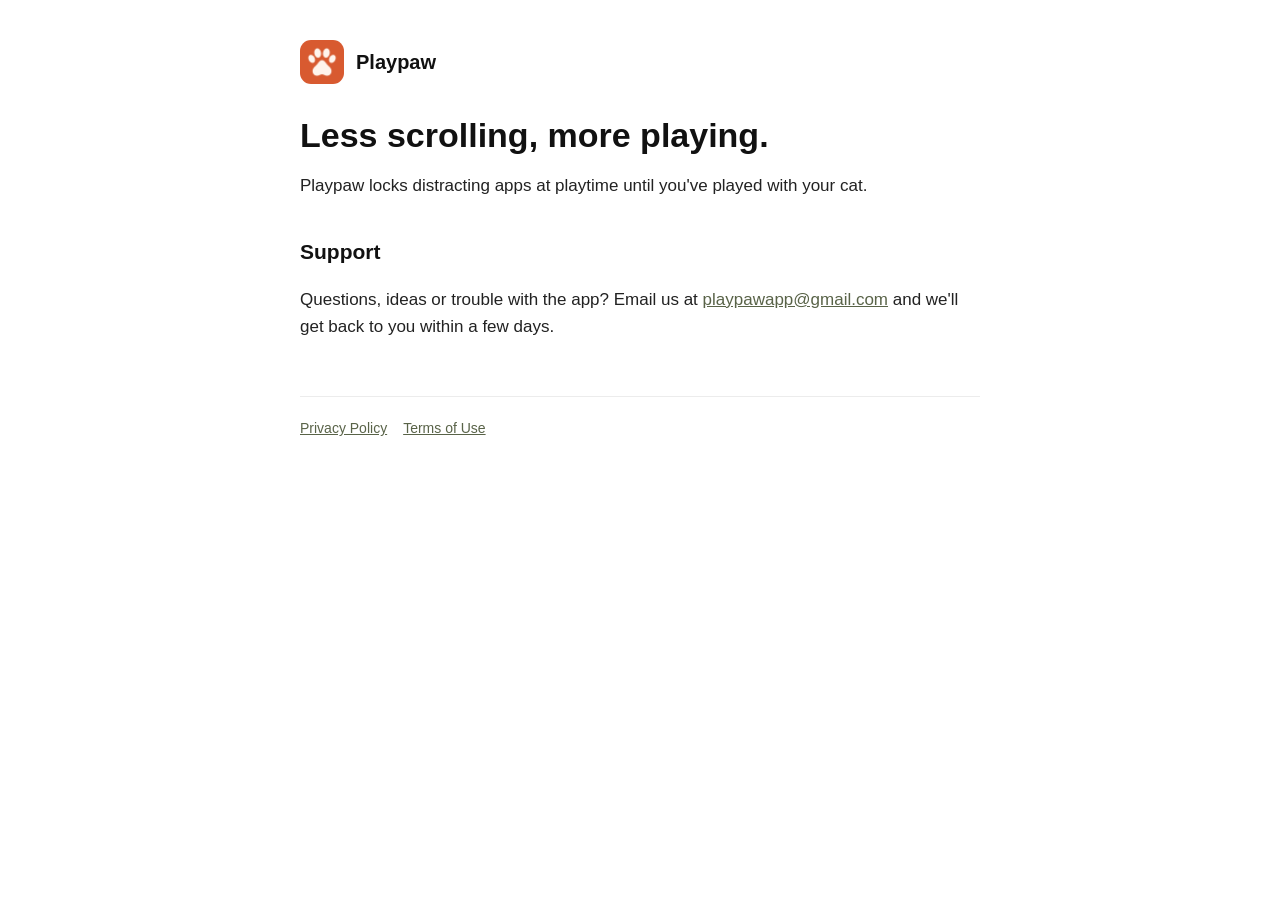
<file: index.html>
<!doctype html>
<html lang="en">
<head>
<meta charset="utf-8">
<meta name="viewport" content="width=device-width, initial-scale=1">
<title>Playpaw</title>
<link rel="stylesheet" href="style.css">
</head>
<body>
<main>
  <header><img src="icon.png" alt=""><a href="./">Playpaw</a></header>
  <h1>Less scrolling, more playing.</h1>
  <p>Playpaw locks distracting apps at playtime until you've played with your cat.</p>
  <h2>Support</h2>
  <p>Questions, ideas or trouble with the app? Email us at <a href="mailto:playpawapp@gmail.com">playpawapp@gmail.com</a> and we'll get back to you within a few days.</p>
  <footer><a href="privacy/">Privacy Policy</a><a href="terms/">Terms of Use</a></footer>
</main>
</body>
</html>
</file>
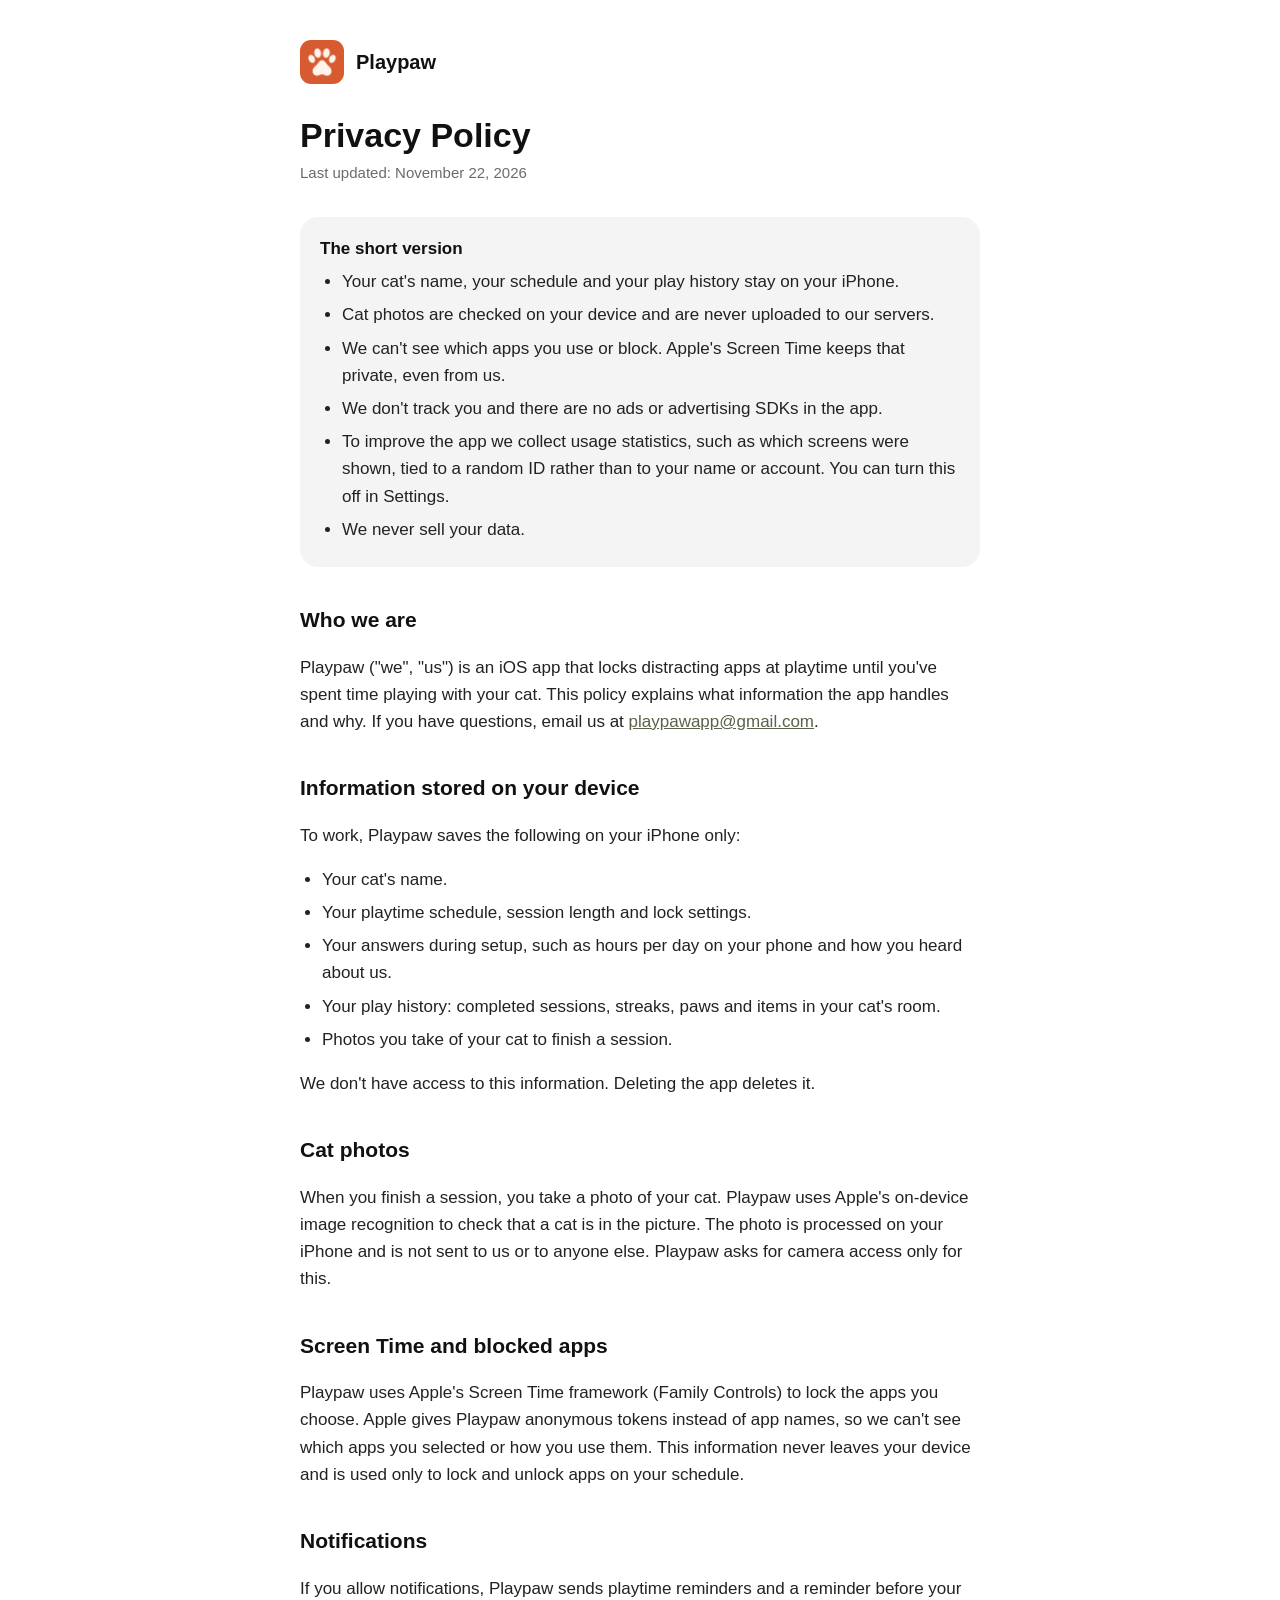
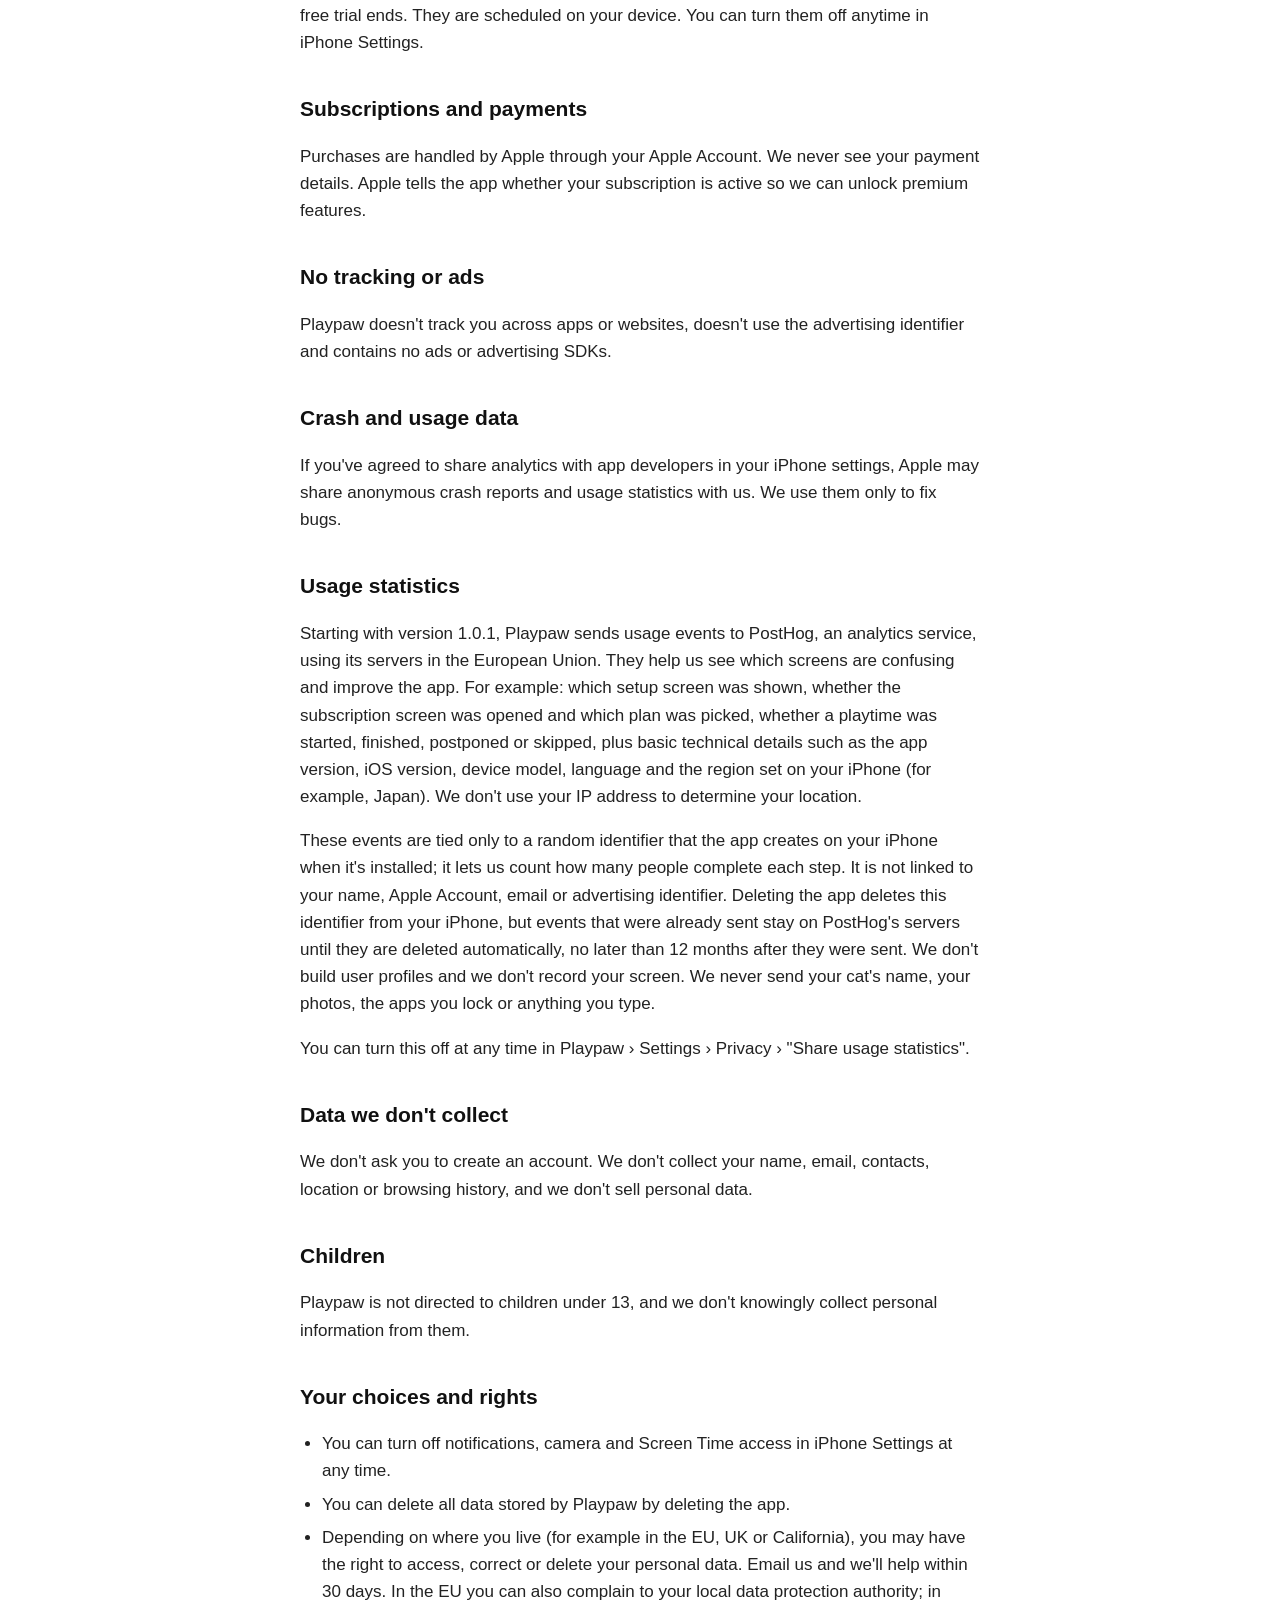
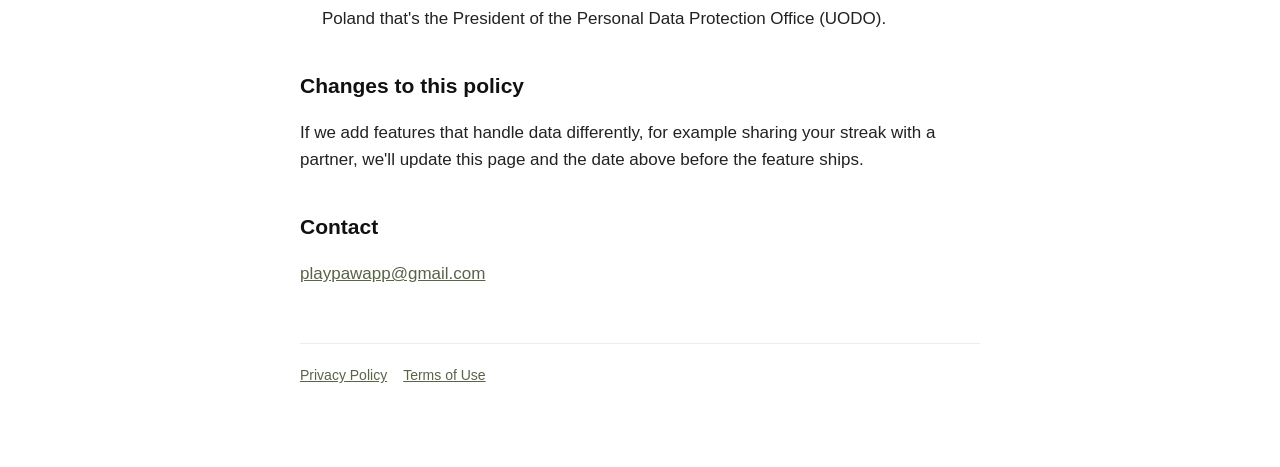
<file: privacy/index.html>
<!doctype html>
<html lang="en">
<head>
<meta charset="utf-8">
<meta name="viewport" content="width=device-width, initial-scale=1">
<title>Playpaw Privacy Policy</title>
<link rel="stylesheet" href="../style.css">
</head>
<body>
<main>
  <header><img src="../icon.png" alt=""><a href="../">Playpaw</a></header>

  <h1>Privacy Policy</h1>
  <p class="updated">Last updated: November 22, 2026</p>

  <div class="summary">
    <strong>The short version</strong>
    <ul>
      <li>Your cat's name, your schedule and your play history stay on your iPhone.</li>
      <li>Cat photos are checked on your device and are never uploaded to our servers.</li>
      <li>We can't see which apps you use or block. Apple's Screen Time keeps that private, even from us.</li>
      <li>We don't track you and there are no ads or advertising SDKs in the app.</li>
      <li>To improve the app we collect usage statistics, such as which screens were shown, tied to a random ID rather than to your name or account. You can turn this off in Settings.</li>
      <li>We never sell your data.</li>
    </ul>
  </div>

  <h2>Who we are</h2>
  <p>Playpaw ("we", "us") is an iOS app that locks distracting apps at playtime until you've spent time playing with your cat. This policy explains what information the app handles and why. If you have questions, email us at <a href="mailto:playpawapp@gmail.com">playpawapp@gmail.com</a>.</p>

  <h2>Information stored on your device</h2>
  <p>To work, Playpaw saves the following on your iPhone only:</p>
  <ul>
    <li>Your cat's name.</li>
    <li>Your playtime schedule, session length and lock settings.</li>
    <li>Your answers during setup, such as hours per day on your phone and how you heard about us.</li>
    <li>Your play history: completed sessions, streaks, paws and items in your cat's room.</li>
    <li>Photos you take of your cat to finish a session.</li>
  </ul>
  <p>We don't have access to this information. Deleting the app deletes it.</p>

  <h2>Cat photos</h2>
  <p>When you finish a session, you take a photo of your cat. Playpaw uses Apple's on-device image recognition to check that a cat is in the picture. The photo is processed on your iPhone and is not sent to us or to anyone else. Playpaw asks for camera access only for this.</p>

  <h2>Screen Time and blocked apps</h2>
  <p>Playpaw uses Apple's Screen Time framework (Family Controls) to lock the apps you choose. Apple gives Playpaw anonymous tokens instead of app names, so we can't see which apps you selected or how you use them. This information never leaves your device and is used only to lock and unlock apps on your schedule.</p>

  <h2>Notifications</h2>
  <p>If you allow notifications, Playpaw sends playtime reminders and a reminder before your free trial ends. They are scheduled on your device. You can turn them off anytime in iPhone Settings.</p>

  <h2>Subscriptions and payments</h2>
  <p>Purchases are handled by Apple through your Apple Account. We never see your payment details. Apple tells the app whether your subscription is active so we can unlock premium features.</p>

  <h2>No tracking or ads</h2>
  <p>Playpaw doesn't track you across apps or websites, doesn't use the advertising identifier and contains no ads or advertising SDKs.</p>

  <h2>Crash and usage data</h2>
  <p>If you've agreed to share analytics with app developers in your iPhone settings, Apple may share anonymous crash reports and usage statistics with us. We use them only to fix bugs.</p>

  <h2>Usage statistics</h2>
  <p>Starting with version 1.0.1, Playpaw sends usage events to PostHog, an analytics service, using its servers in the European Union. They help us see which screens are confusing and improve the app. For example: which setup screen was shown, whether the subscription screen was opened and which plan was picked, whether a playtime was started, finished, postponed or skipped, plus basic technical details such as the app version, iOS version, device model, language and the region set on your iPhone (for example, Japan). We don't use your IP address to determine your location.</p>
  <p>These events are tied only to a random identifier that the app creates on your iPhone when it's installed; it lets us count how many people complete each step. It is not linked to your name, Apple Account, email or advertising identifier. Deleting the app deletes this identifier from your iPhone, but events that were already sent stay on PostHog's servers until they are deleted automatically, no later than 12 months after they were sent. We don't build user profiles and we don't record your screen. We never send your cat's name, your photos, the apps you lock or anything you type.</p>
  <p>You can turn this off at any time in Playpaw › Settings › Privacy › "Share usage statistics".</p>

  <h2>Data we don't collect</h2>
  <p>We don't ask you to create an account. We don't collect your name, email, contacts, location or browsing history, and we don't sell personal data.</p>

  <h2>Children</h2>
  <p>Playpaw is not directed to children under 13, and we don't knowingly collect personal information from them.</p>

  <h2>Your choices and rights</h2>
  <ul>
    <li>You can turn off notifications, camera and Screen Time access in iPhone Settings at any time.</li>
    <li>You can delete all data stored by Playpaw by deleting the app.</li>
    <li>Depending on where you live (for example in the EU, UK or California), you may have the right to access, correct or delete your personal data. Email us and we'll help within 30 days. In the EU you can also complain to your local data protection authority; in Poland that's the President of the Personal Data Protection Office (UODO).</li>
  </ul>

  <h2>Changes to this policy</h2>
  <p>If we add features that handle data differently, for example sharing your streak with a partner, we'll update this page and the date above before the feature ships.</p>

  <h2>Contact</h2>
  <p><a href="mailto:playpawapp@gmail.com">playpawapp@gmail.com</a></p>

  <footer><a href="../privacy/">Privacy Policy</a><a href="../terms/">Terms of Use</a></footer>
</main>
</body>
</html>
</file>
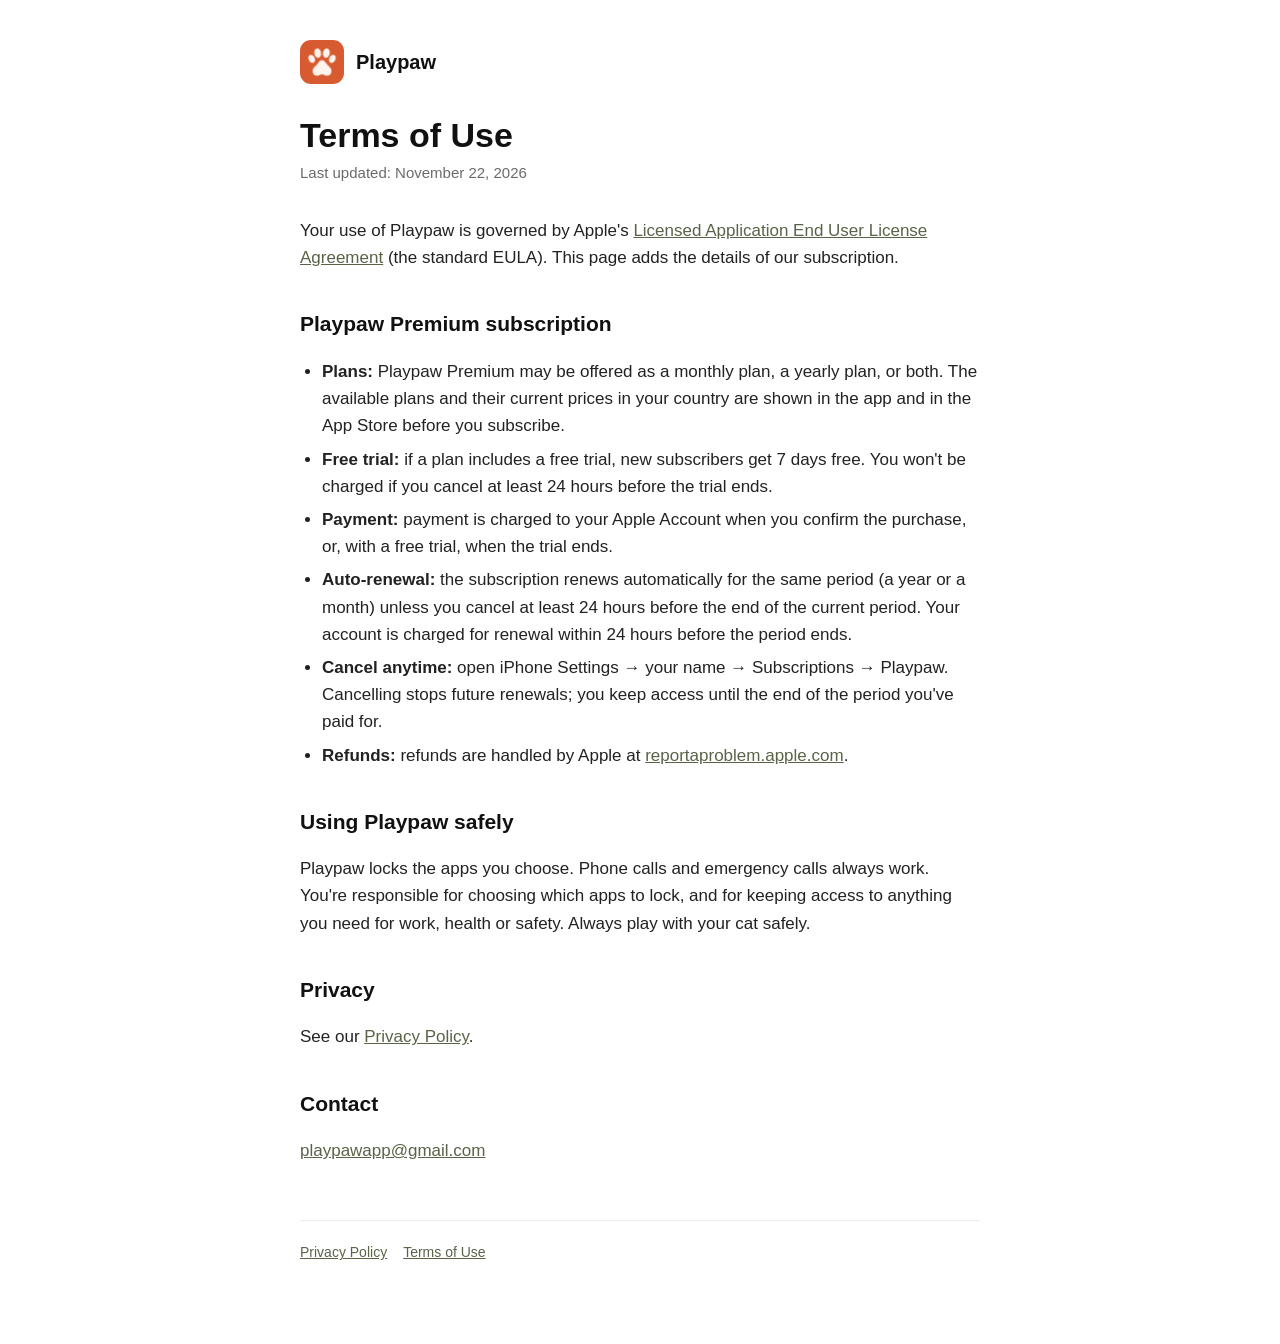
<file: terms/index.html>
<!doctype html>
<html lang="en">
<head>
<meta charset="utf-8">
<meta name="viewport" content="width=device-width, initial-scale=1">
<title>Playpaw Terms of Use</title>
<link rel="stylesheet" href="../style.css">
</head>
<body>
<main>
  <header><img src="../icon.png" alt=""><a href="../">Playpaw</a></header>

  <h1>Terms of Use</h1>
  <p class="updated">Last updated: November 22, 2026</p>

  <p>Your use of Playpaw is governed by Apple's <a href="https://www.apple.com/legal/internet-services/itunes/dev/stdeula/">Licensed Application End User License Agreement</a> (the standard EULA). This page adds the details of our subscription.</p>

  <h2>Playpaw Premium subscription</h2>
  <ul>
    <li><strong>Plans:</strong> Playpaw Premium may be offered as a monthly plan, a yearly plan, or both. The available plans and their current prices in your country are shown in the app and in the App Store before you subscribe.</li>
    <li><strong>Free trial:</strong> if a plan includes a free trial, new subscribers get 7 days free. You won't be charged if you cancel at least 24 hours before the trial ends.</li>
    <li><strong>Payment:</strong> payment is charged to your Apple Account when you confirm the purchase, or, with a free trial, when the trial ends.</li>
    <li><strong>Auto-renewal:</strong> the subscription renews automatically for the same period (a year or a month) unless you cancel at least 24 hours before the end of the current period. Your account is charged for renewal within 24 hours before the period ends.</li>
    <li><strong>Cancel anytime:</strong> open iPhone Settings → your name → Subscriptions → Playpaw. Cancelling stops future renewals; you keep access until the end of the period you've paid for.</li>
    <li><strong>Refunds:</strong> refunds are handled by Apple at <a href="https://reportaproblem.apple.com">reportaproblem.apple.com</a>.</li>
  </ul>

  <h2>Using Playpaw safely</h2>
  <p>Playpaw locks the apps you choose. Phone calls and emergency calls always work. You're responsible for choosing which apps to lock, and for keeping access to anything you need for work, health or safety. Always play with your cat safely.</p>

  <h2>Privacy</h2>
  <p>See our <a href="../privacy/">Privacy Policy</a>.</p>

  <h2>Contact</h2>
  <p><a href="mailto:playpawapp@gmail.com">playpawapp@gmail.com</a></p>

  <footer><a href="../privacy/">Privacy Policy</a><a href="../terms/">Terms of Use</a></footer>
</main>
</body>
</html>
</file>
<file: style.css>
:root { --ink:#111; --muted:#6b6b6b; --accent:#596348; --line:#ececec; --bg:#fff; }
* { box-sizing: border-box; }
body { margin:0; background:var(--bg); color:var(--ink);
  font: 17px/1.6 -apple-system, BlinkMacSystemFont, "SF Pro Text", "Helvetica Neue", Arial, sans-serif; }
main { max-width: 720px; margin: 0 auto; padding: 40px 20px 80px; }
header { display:flex; align-items:center; gap:12px; margin-bottom: 32px; }
header img { width:44px; height:44px; border-radius:11px; }
header a { color:var(--ink); text-decoration:none; font-weight:700; font-size:20px; }
h1 { font-size: 34px; line-height:1.15; margin: 0 0 6px; }
.updated { color: var(--muted); margin: 0 0 32px; font-size: 15px; }
h2 { font-size: 21px; margin: 36px 0 8px; }
p, li { color: #222; }
ul { padding-left: 22px; }
li { margin: 6px 0; }
a { color: var(--accent); }
.summary { background:#f4f4f4; border-radius:18px; padding: 18px 20px; margin-bottom: 8px; }
.summary ul { margin: 6px 0 0; }
footer { margin-top: 56px; padding-top: 20px; border-top:1px solid var(--line); color:var(--muted); font-size:14px; }
footer a { margin-right: 16px; }
</file>
